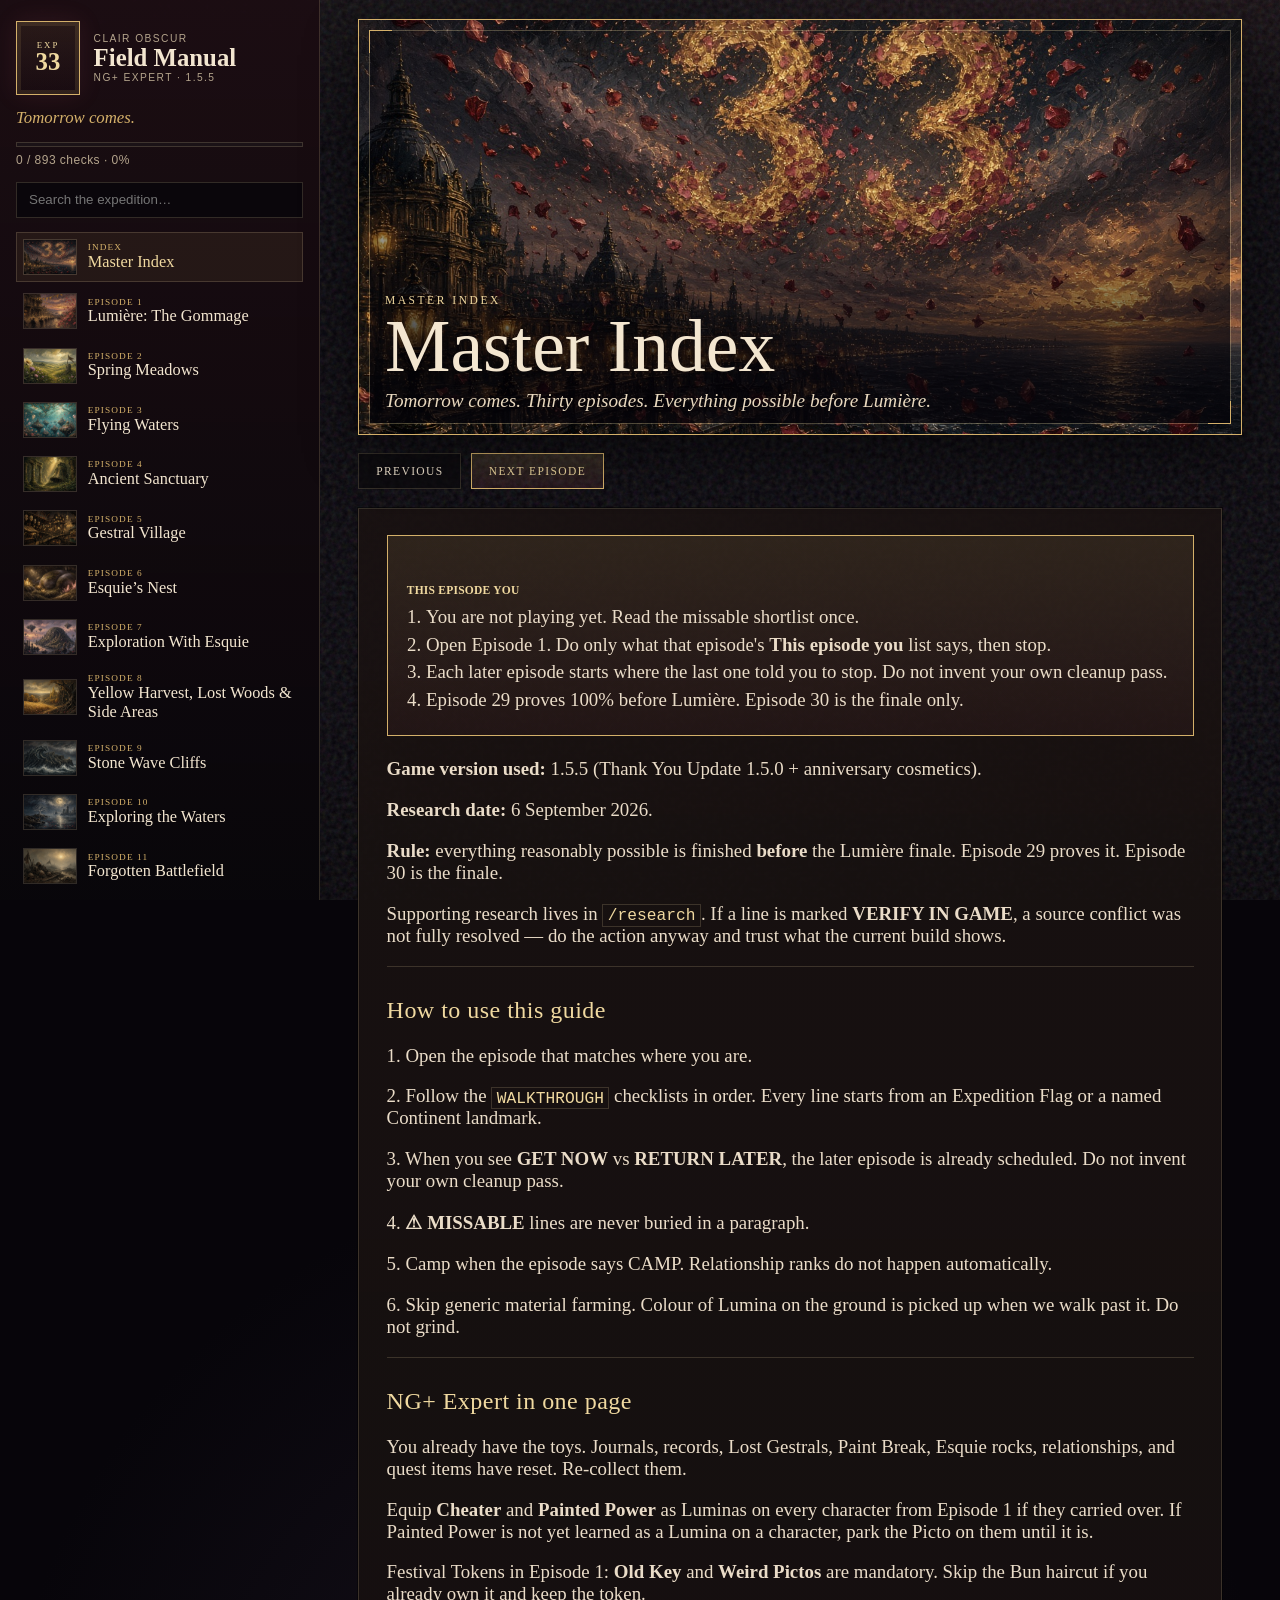
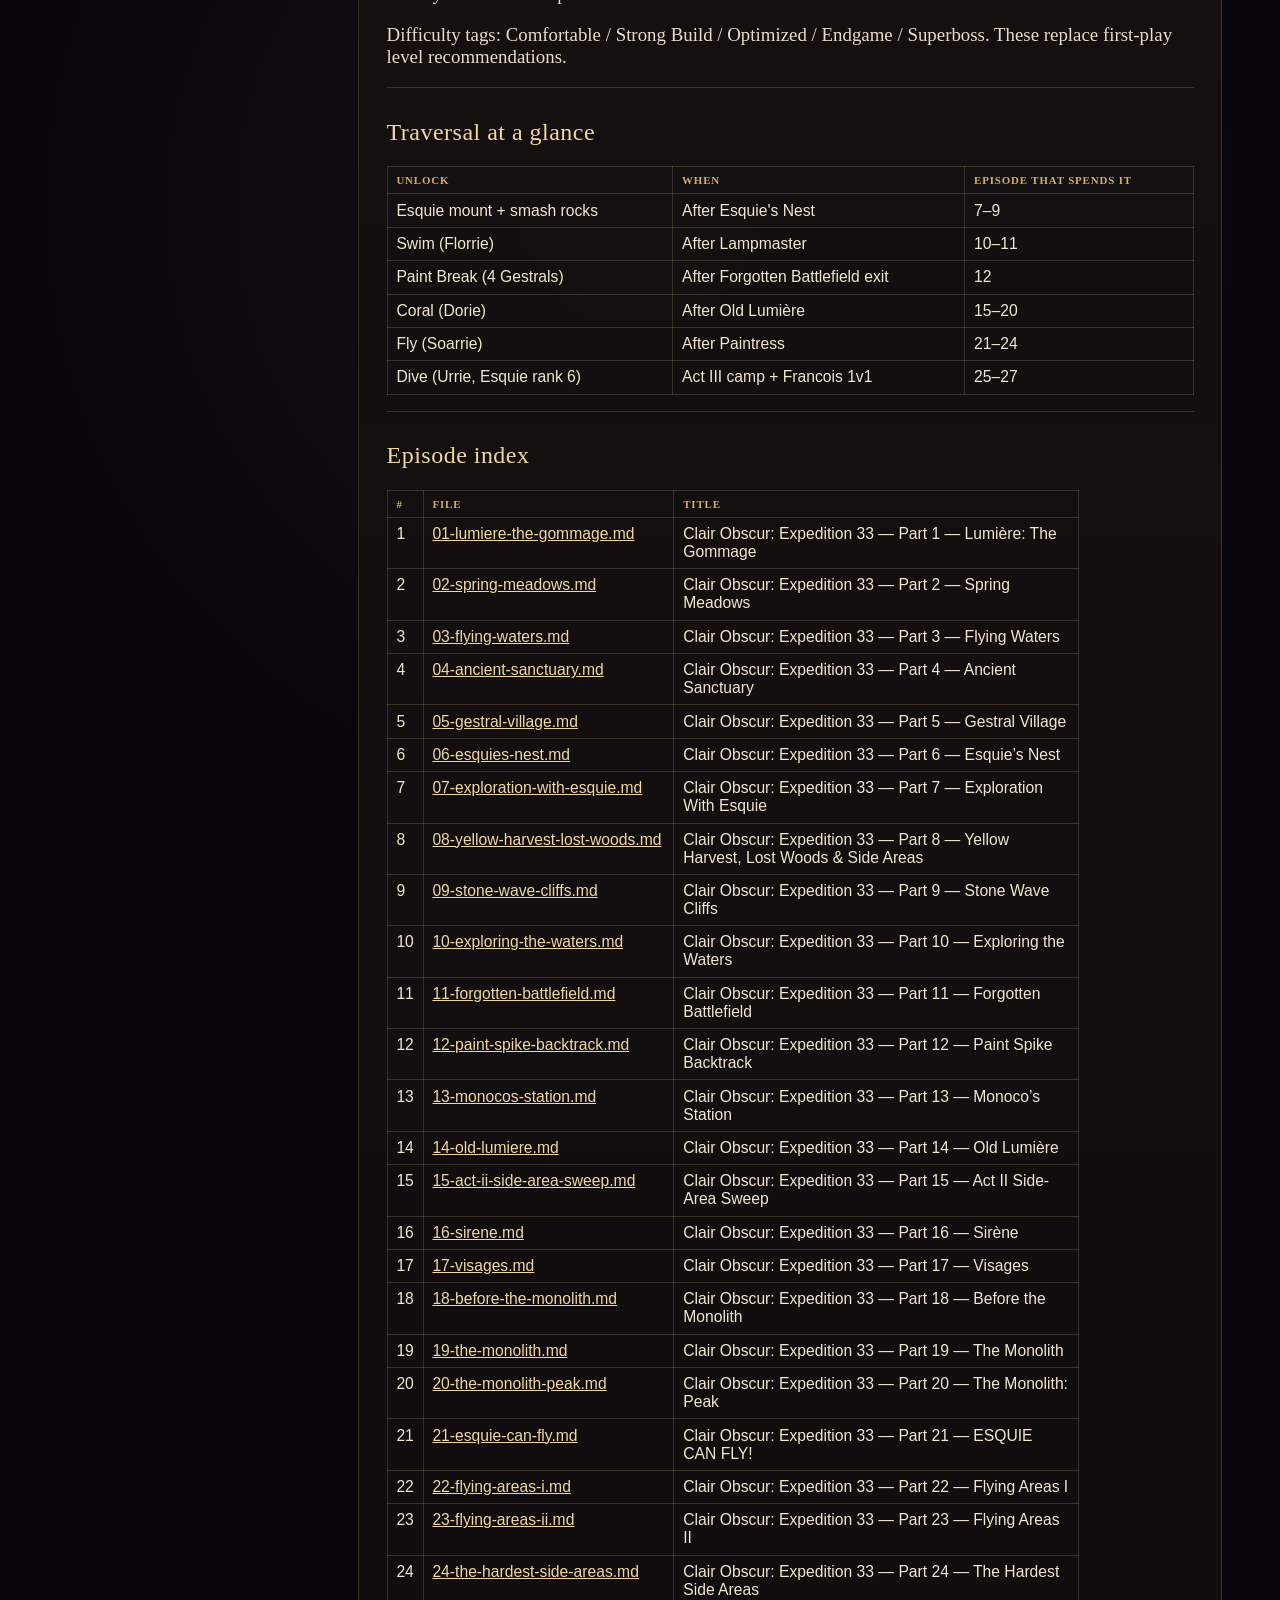
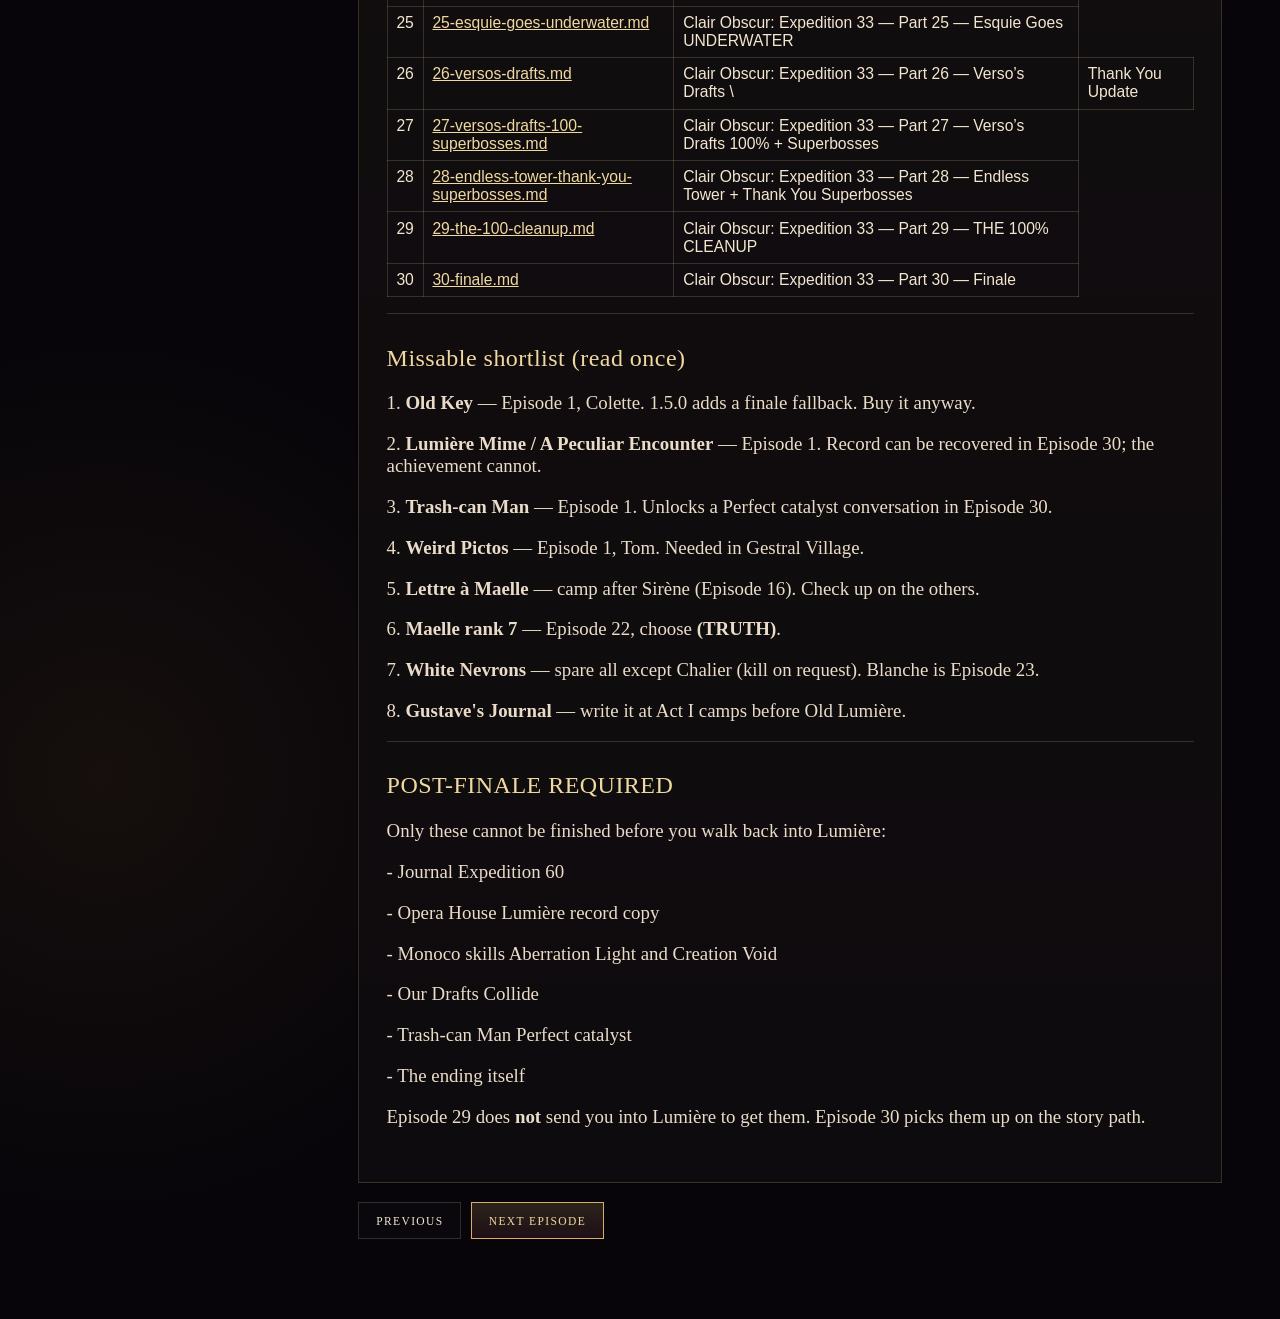
<file: ui/index.html>
<!doctype html>
<html lang="en">
  <head>
    <meta charset="UTF-8" />
    <meta
      http-equiv="Content-Security-Policy"
      content="default-src 'self'; script-src 'self'; style-src 'self' 'unsafe-inline' https://fonts.googleapis.com; font-src 'self' https://fonts.gstatic.com; img-src 'self' data:; connect-src 'self'; frame-src 'none'; object-src 'none'; base-uri 'self'"
    />
    <meta name="viewport" content="width=device-width, initial-scale=1" />
    <title>Expedition 33 — NG+ Expert Field Manual</title>
    <link rel="preconnect" href="https://fonts.googleapis.com" />
    <link rel="preconnect" href="https://fonts.gstatic.com" crossorigin />
    <link
      href="https://fonts.googleapis.com/css2?family=Cinzel:wght@400;600;700&family=Cormorant+Garamond:ital,wght@0,400;0,500;0,600;0,700;1,400;1,600&family=Outfit:wght@300;400;500&display=swap"
      rel="stylesheet"
    />
    <link rel="stylesheet" href="./app.css" />
  </head>
  <body>
    <div class="grain" aria-hidden="true"></div>
    <div class="petals" aria-hidden="true">
      <i></i><i></i><i></i><i></i><i></i><i></i><i></i><i></i><i></i><i></i>
      <i></i><i></i><i></i><i></i><i></i><i></i><i></i><i></i>
    </div>
    <div class="app">
      <aside class="rail">
        <div class="brand">
          <div class="mark">
            <span>EXP</span>
            <strong>33</strong>
          </div>
          <div>
            <small>Clair Obscur</small>
            <strong>Field Manual</strong>
            <small>NG+ Expert · 1.5.5</small>
          </div>
        </div>
        <p class="brand-line">Tomorrow comes.</p>
        <div class="meter" id="meter"><span></span></div>
        <p class="meter-label" id="meter-label">0 / 0 checks</p>
        <input class="search" id="search" type="search" placeholder="Search the expedition…" />
        <nav class="toc" id="toc"></nav>
      </aside>
      <main class="stage">
        <figure class="hero" id="hero">
          <img id="hero-img" alt="" />
          <div class="hero-frame" aria-hidden="true"></div>
          <figcaption class="hero-copy">
            <p class="eyebrow" id="eyebrow">Episode</p>
            <h1 id="title">Loading the route…</h1>
            <p class="lede" id="lede">
              Everything reasonably possible before Lumière. Episode 29 is the audit.
              Episode 30 is the finale.
            </p>
          </figcaption>
        </figure>
        <div class="stage-actions">
          <button type="button" id="prev">Previous</button>
          <button type="button" id="next" class="primary">Next episode</button>
        </div>
        <article class="paper" id="paper"></article>
        <div class="stage-actions stage-actions-end">
          <button type="button" id="prev-end">Previous</button>
          <button type="button" id="next-end" class="primary">Next episode</button>
        </div>
      </main>
    </div>
    <script src="./episodes.js"></script>
    <script src="./app.js"></script>
  </body>
</html>
</file>
<file: ui/app.css>
:root {
  color-scheme: dark;
  --ink: #f3e6d0;
  --muted: #b4a48c;
  --void: #07050a;
  --panel: #100c10;
  --gold: #d4b06a;
  --gold-bright: #f0d9a0;
  --petal: #c45b6a;
  --line: rgba(232, 208, 160, 0.18);
  --red: #c45b6a;
  --green: #9bb58a;
  --display: "Cinzel", "Palatino Linotype", serif;
  --serif: "Cormorant Garamond", "Iowan Old Style", Georgia, serif;
  --sans: "Outfit", "Segoe UI", "Helvetica Neue", Arial, sans-serif;
}

* { box-sizing: border-box; }

html, body {
  margin: 0;
  min-height: 100%;
  background:
    radial-gradient(circle at 82% -8%, rgba(140, 52, 68, 0.22), transparent 34rem),
    radial-gradient(circle at 8% 88%, rgba(80, 54, 24, 0.2), transparent 28rem),
    radial-gradient(circle at 50% 40%, rgba(36, 28, 44, 0.55), transparent 40rem),
    var(--void);
  color: var(--ink);
  font-family: var(--sans);
}

body::before {
  content: "";
  position: fixed;
  inset: 0;
  pointer-events: none;
  background:
    linear-gradient(180deg, rgba(255, 220, 170, 0.03), transparent 18%, transparent 82%, rgba(0, 0, 0, 0.28));
  z-index: 3;
}

.grain {
  position: fixed;
  inset: 0;
  pointer-events: none;
  opacity: 0.14;
  z-index: 4;
  background-image: url("data:image/svg+xml,%3Csvg viewBox='0 0 200 200' xmlns='http://www.w3.org/2000/svg'%3E%3Cfilter id='n'%3E%3CfeTurbulence type='fractalNoise' baseFrequency='.85' numOctaves='4' stitchTiles='stitch'/%3E%3C/filter%3E%3Crect width='100%25' height='100%25' filter='url(%23n)'/%3E%3C/svg%3E");
}

.petals {
  position: fixed;
  inset: 0;
  overflow: hidden;
  pointer-events: none;
  z-index: 2;
}

.petals i {
  position: absolute;
  top: -8%;
  width: 10px;
  height: 14px;
  border-radius: 70% 10% 70% 10%;
  background: radial-gradient(circle at 30% 30%, #f2b7bc, #9a3044 68%, #4a1420);
  opacity: 0.38;
  animation: fall 18s linear infinite;
}

.petals i:nth-child(1) { left: 8%; animation-duration: 16s; animation-delay: -2s; }
.petals i:nth-child(2) { left: 16%; width: 7px; height: 10px; animation-duration: 21s; animation-delay: -7s; }
.petals i:nth-child(3) { left: 24%; animation-duration: 19s; animation-delay: -11s; }
.petals i:nth-child(4) { left: 33%; width: 8px; height: 11px; animation-duration: 23s; animation-delay: -4s; }
.petals i:nth-child(5) { left: 41%; animation-duration: 17s; animation-delay: -9s; }
.petals i:nth-child(6) { left: 49%; width: 6px; height: 9px; animation-duration: 25s; animation-delay: -1s; }
.petals i:nth-child(7) { left: 57%; animation-duration: 20s; animation-delay: -14s; }
.petals i:nth-child(8) { left: 64%; width: 9px; height: 12px; animation-duration: 18s; animation-delay: -6s; }
.petals i:nth-child(9) { left: 72%; animation-duration: 22s; animation-delay: -12s; }
.petals i:nth-child(10) { left: 79%; width: 7px; height: 10px; animation-duration: 16s; animation-delay: -3s; }
.petals i:nth-child(11) { left: 86%; animation-duration: 24s; animation-delay: -8s; }
.petals i:nth-child(12) { left: 93%; width: 8px; height: 11px; animation-duration: 19s; animation-delay: -15s; }
.petals i:nth-child(13) { left: 12%; animation-duration: 26s; animation-delay: -18s; }
.petals i:nth-child(14) { left: 38%; width: 6px; height: 8px; animation-duration: 15s; animation-delay: -5s; }
.petals i:nth-child(15) { left: 54%; animation-duration: 27s; animation-delay: -10s; }
.petals i:nth-child(16) { left: 68%; width: 7px; height: 10px; animation-duration: 21s; animation-delay: -16s; }
.petals i:nth-child(17) { left: 81%; animation-duration: 18s; animation-delay: -13s; }
.petals i:nth-child(18) { left: 4%; width: 9px; height: 12px; animation-duration: 23s; animation-delay: -19s; }

@keyframes fall {
  0% { transform: translate3d(0, -10vh, 0) rotate(0deg); }
  100% { transform: translate3d(40px, 120vh, 0) rotate(360deg); }
}

.app {
  position: relative;
  z-index: 5;
  display: grid;
  min-height: 100vh;
  grid-template-columns: 320px minmax(0, 1fr);
}

.rail {
  position: sticky;
  top: 0;
  height: 100vh;
  overflow: auto;
  padding: 1.3rem 1rem 2rem;
  border-right: 1px solid var(--line);
  background:
    linear-gradient(180deg, rgba(42, 18, 24, 0.55), rgba(8, 6, 10, 0.92)),
    rgba(10, 8, 12, 0.94);
}

.brand {
  display: grid;
  grid-template-columns: 64px 1fr;
  gap: 0.85rem;
  align-items: center;
}

.mark {
  display: grid;
  width: 64px;
  height: 74px;
  place-items: center;
  align-content: center;
  border: 1px solid var(--gold);
  box-shadow: inset 0 0 0 4px rgba(212, 176, 106, 0.12), 0 0 24px rgba(196, 91, 106, 0.12);
  background: linear-gradient(180deg, rgba(212, 176, 106, 0.08), transparent);
  color: var(--gold-bright);
}

.mark span {
  font-family: var(--display);
  font-size: 0.55rem;
  letter-spacing: 0.22em;
}

.mark strong {
  font-family: var(--display);
  font-size: 1.7rem;
  font-weight: 600;
  line-height: 1;
}

.brand small, .brand strong { display: block; }
.brand small {
  color: var(--muted);
  letter-spacing: 0.14em;
  text-transform: uppercase;
  font-size: 0.64rem;
}
.brand > div > strong {
  font-family: var(--serif);
  font-size: 1.55rem;
  font-weight: 600;
}

.brand-line {
  margin: 0.85rem 0 0;
  color: var(--gold);
  font-family: var(--serif);
  font-style: italic;
  font-size: 1.05rem;
}

.meter {
  height: 5px;
  margin: 0.85rem 0 0.4rem;
  background: #1a1216;
  border: 1px solid var(--line);
}

.meter span {
  display: block;
  height: 100%;
  width: 0;
  background: linear-gradient(90deg, var(--petal), var(--gold));
}

.meter-label {
  margin: 0 0 0.9rem;
  color: var(--muted);
  font-size: 0.75rem;
  letter-spacing: 0.04em;
}

.search {
  width: 100%;
  margin-bottom: 0.9rem;
  padding: 0.6rem 0.75rem;
  border: 1px solid var(--line);
  background: rgba(8, 6, 10, 0.8);
  color: var(--ink);
  font-family: var(--sans);
}

.search:focus {
  outline: none;
  border-color: var(--gold);
}

.toc { display: grid; gap: 0.32rem; }

.toc a {
  display: grid;
  grid-template-columns: 54px 1fr;
  gap: 0.65rem;
  align-items: center;
  padding: 0.35rem 0.4rem;
  border: 1px solid transparent;
  color: var(--ink);
  text-decoration: none;
}

.toc a img {
  width: 54px;
  height: 36px;
  object-fit: cover;
  border: 1px solid var(--line);
  filter: saturate(0.85);
}

.toc a small {
  display: block;
  color: var(--gold);
  font-family: var(--display);
  font-size: 0.58rem;
  letter-spacing: 0.12em;
  text-transform: uppercase;
}

.toc a span {
  display: block;
  font-family: var(--serif);
  font-size: 1.02rem;
  line-height: 1.15;
}

.toc a.active, .toc a:hover {
  border-color: var(--line);
  background: rgba(212, 176, 106, 0.08);
  color: var(--gold-bright);
}

.stage {
  padding: 1.2rem clamp(1rem, 3vw, 2.6rem) 5rem;
}

.hero {
  position: relative;
  margin: 0 0 1.1rem;
  min-height: clamp(280px, 46vh, 520px);
  overflow: hidden;
  border: 1px solid var(--gold);
  box-shadow:
    inset 0 0 0 8px rgba(8, 6, 10, 0.35),
    0 18px 50px rgba(0, 0, 0, 0.45);
  background: #120c10;
}

.hero img {
  position: absolute;
  inset: 0;
  width: 100%;
  height: 100%;
  object-fit: cover;
}

.hero-frame {
  position: absolute;
  inset: 10px;
  border: 1px solid rgba(240, 217, 160, 0.28);
  pointer-events: none;
  box-shadow: inset 0 -140px 120px rgba(7, 5, 10, 0.78);
}

.hero-frame::before,
.hero-frame::after {
  content: "";
  position: absolute;
  width: 22px;
  height: 22px;
  border: 1px solid var(--gold);
}

.hero-frame::before { top: -1px; left: -1px; border-right: 0; border-bottom: 0; }
.hero-frame::after { right: -1px; bottom: -1px; border-left: 0; border-top: 0; }

.hero-copy {
  position: relative;
  z-index: 1;
  display: flex;
  flex-direction: column;
  justify-content: flex-end;
  min-height: inherit;
  padding: 2.2rem 1.6rem 1.4rem;
}

.eyebrow {
  margin: 0 0 0.45rem;
  color: var(--gold-bright);
  letter-spacing: 0.22em;
  text-transform: uppercase;
  font-family: var(--display);
  font-size: 0.72rem;
}

.hero-copy h1 {
  margin: 0 0 0.55rem;
  max-width: 18ch;
  font-family: var(--serif);
  font-size: clamp(2.3rem, 6vw, 4.6rem);
  font-weight: 500;
  line-height: 0.92;
  text-shadow: 0 8px 30px rgba(0, 0, 0, 0.65);
}

.lede {
  max-width: 38rem;
  margin: 0;
  color: #e8d8be;
  font-family: var(--serif);
  font-size: 1.2rem;
  font-style: italic;
}

.stage-actions { display: flex; gap: 0.6rem; margin: 0 0 1.2rem; }
.stage-actions-end { margin: 1.2rem 0 0; }

button {
  padding: 0.7rem 1.05rem;
  border: 1px solid var(--line);
  background: rgba(12, 10, 14, 0.7);
  color: var(--ink);
  font-family: var(--display);
  font-size: 0.72rem;
  letter-spacing: 0.12em;
  text-transform: uppercase;
  cursor: pointer;
}

button.primary {
  border-color: var(--gold);
  background: linear-gradient(180deg, rgba(212, 176, 106, 0.18), rgba(196, 91, 106, 0.12));
  color: var(--gold-bright);
}

button:disabled { opacity: 0.35; cursor: not-allowed; }

.paper {
  max-width: 54rem;
  padding: 1.6rem 1.7rem 2.2rem;
  border: 1px solid var(--line);
  background:
    linear-gradient(180deg, rgba(42, 28, 24, 0.35), rgba(14, 11, 14, 0.92)),
    rgba(16, 12, 14, 0.92);
  box-shadow: 0 0 0 1px rgba(0, 0, 0, 0.4);
}

.paper h1, .paper h2, .paper h3, .paper h4 {
  font-family: var(--serif);
  font-weight: 500;
  line-height: 1.15;
}

.paper h1 { font-size: 2.1rem; }

.session {
  margin: 0 0 1.4rem;
  padding: 1.1rem 1.2rem 1.15rem;
  border: 1px solid var(--gold);
  background: linear-gradient(180deg, rgba(212, 176, 106, 0.12), rgba(196, 91, 106, 0.06));
}

.session h2 {
  margin: 0 0 0.55rem;
  color: var(--gold-bright);
  font-family: var(--display);
  font-size: 0.72rem;
  font-weight: 600;
  letter-spacing: 0.18em;
  text-transform: uppercase;
}

.session-list {
  margin: 0;
  padding-left: 1.2rem;
}

.session-list li {
  margin: 0.35rem 0;
  color: var(--ink);
  font-family: var(--serif);
  font-size: 1.2rem;
}

.paper h1.flag,
.paper h3.flag {
  margin-top: 1.6rem;
  color: var(--gold);
  font-family: var(--display);
  font-size: 0.78rem;
  letter-spacing: 0.1em;
  text-transform: uppercase;
}

.paper h1.card-title,
.paper h2.card-title,
.paper h3.card-title {
  margin: 1rem 0 0.35rem;
  padding: 0.45rem 0.65rem;
  border-left: 2px solid var(--line);
  background: rgba(8, 6, 10, 0.35);
  color: var(--gold-bright);
  font-family: var(--serif);
  font-size: 1.15rem;
  font-style: italic;
}
.paper h2 {
  margin-top: 1.9rem;
  color: var(--gold-bright);
  letter-spacing: 0.02em;
}
.paper h3 { margin-top: 1.25rem; font-style: italic; }
.paper p, .paper li { color: #eadcc8; font-family: var(--serif); font-size: 1.18rem; }
.paper hr { border: 0; border-top: 1px solid var(--line); }
.paper a { color: var(--gold-bright); }
.paper code {
  padding: 0.05rem 0.28rem;
  border: 1px solid var(--line);
  color: var(--gold-bright);
  font-size: 0.86em;
}
.paper table { width: 100%; border-collapse: collapse; margin: 1rem 0; font-size: 0.98rem; }
.paper th, .paper td { padding: 0.45rem 0.55rem; border: 1px solid var(--line); text-align: left; vertical-align: top; }
.paper th {
  color: var(--gold);
  font-family: var(--display);
  font-size: 0.68rem;
  letter-spacing: 0.08em;
  text-transform: uppercase;
}
.paper .miss {
  margin: 1rem 0;
  padding: 0.85rem 1rem;
  border-left: 3px solid var(--petal);
  background: rgba(196, 91, 106, 0.1);
  font-family: var(--serif);
}
.paper label.check {
  display: flex;
  gap: 0.55rem;
  align-items: flex-start;
  margin: 0.4rem 0;
  cursor: pointer;
  font-family: var(--serif);
  font-size: 1.16rem;
}
.paper label.check input { margin-top: 0.35rem; accent-color: var(--gold); }
.paper label.check.done span { color: var(--green); text-decoration: line-through; }

@media (max-width: 860px) {
  .app { grid-template-columns: 1fr; }
  .rail { position: relative; height: auto; }
  .hero { min-height: 260px; }
}
</file>
